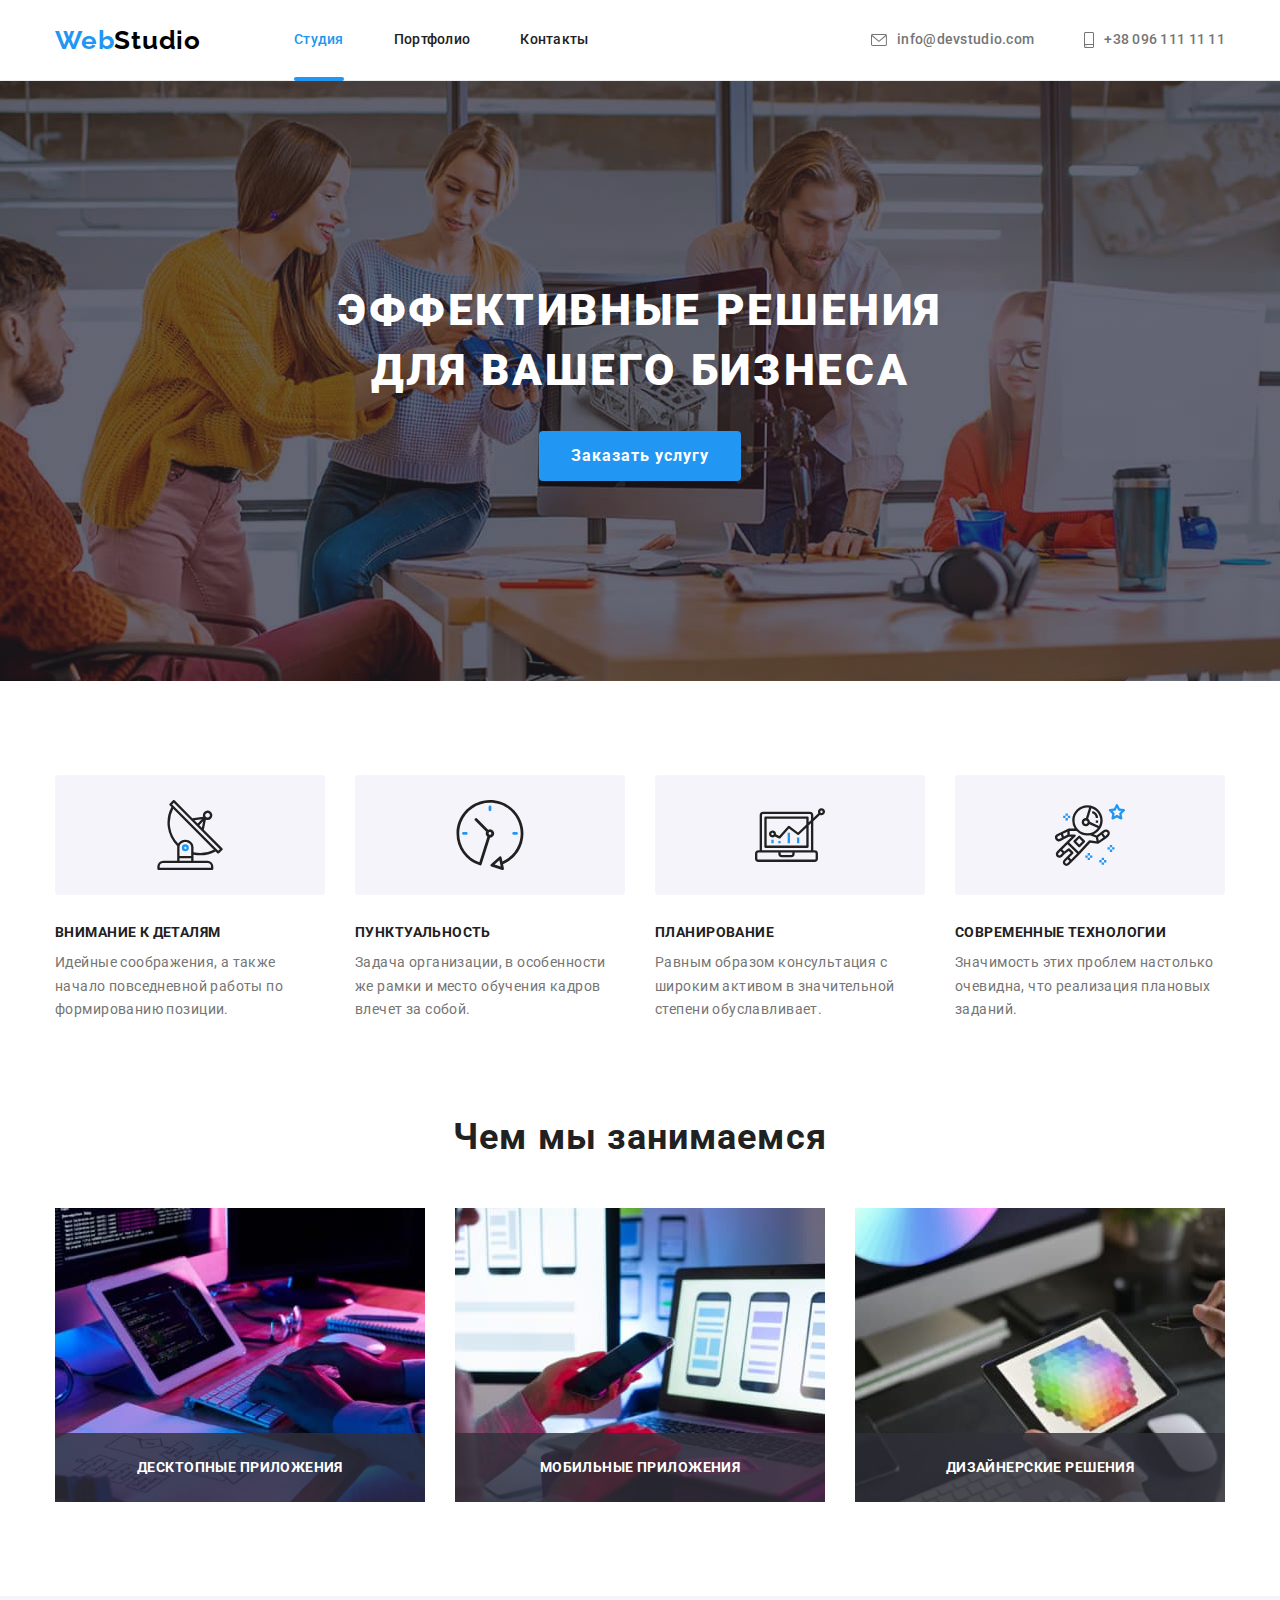
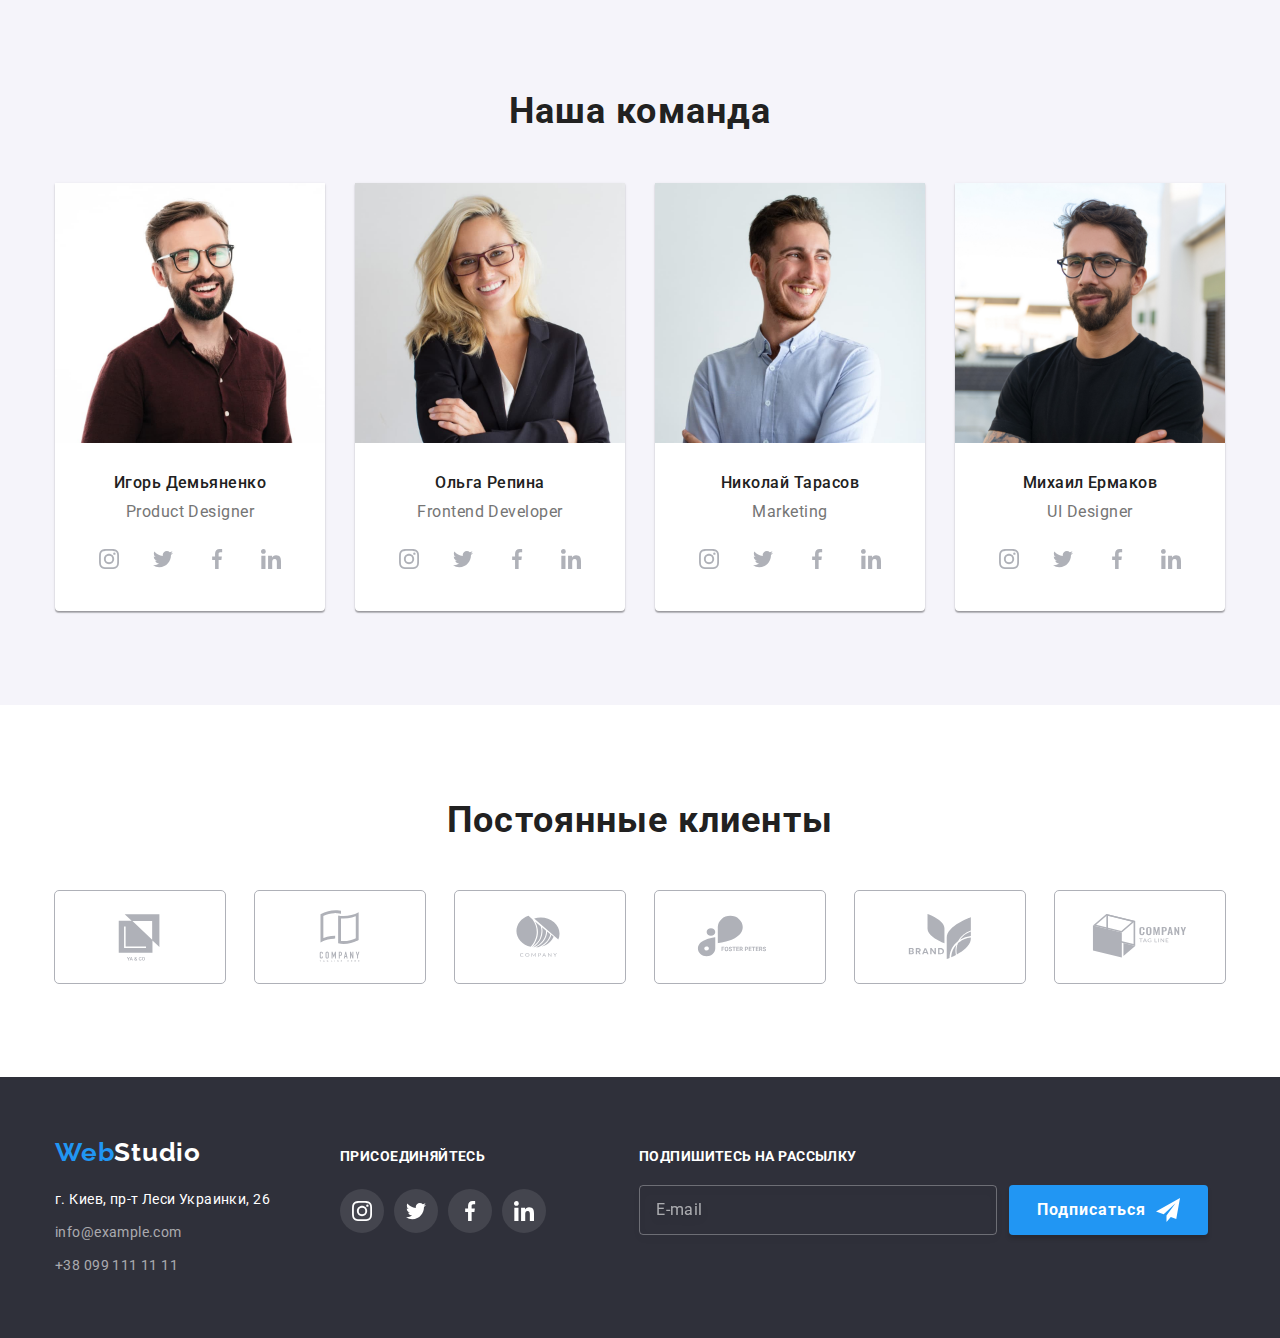
<file: index.html>
<!DOCTYPE html>
<html lang="ru">
<head>
    <meta charset="UTF-8">
    <meta http-equiv="X-UA-Compatible" content="IE=edge">
    <meta name="viewport" content="width=device-width, initial-scale=1.0">
    <title>Студия</title>
    <link rel="preconnect" href="https://fonts.googleapis.com">
    <link rel="preconnect" href="https://fonts.gstatic.com" crossorigin>
    <link href="https://fonts.googleapis.com/css2?family=Raleway:wght@700&family=Roboto:wght@400;500;700;900&display=swap"
        rel="stylesheet">
    <link rel="stylesheet" href="https://cdnjs.cloudflare.com/ajax/libs/modern-normalize/1.1.0/modern-normalize.css"
        integrity="sha512-Y0MM+V6ymRKN2zStTqzQ227DWhhp4Mzdo6gnlRnuaNCbc+YN/ZH0sBCLTM4M0oSy9c9VKiCvd4Jk44aCLrNS5Q=="
        crossorigin="anonymous" referrerpolicy="no-referrer" />
    <link rel="stylesheet" href="./css/styles.css" />
</head>
<body>
    <!--Шапка документа-->
    <header class="header">
        <div class="container container-header">
            <nav class="header-nav">
                <a lang=en class="link header-logo" href="/"> <span class="web-logo">Web</span>Studio</a>
                <ul class="list site-nav-list">
                    <li class="item header-item"><a class="link header-link header-link-active" href="./index.html">Студия</a></li>
                    <li class="item header-item"><a class="link header-link" href="./portfolio.html">Портфолио</a></li>
                    <li class="item header-item"><a class="link header-link" href="#contacts">Контакты</a></li>
                </ul>
            </nav>
            <a class="link link-contacts-header" href="mailto:info@devstudio.com">
                <svg class="contacts-header-icon" width="16" height="12">
                    <use href="./images/icons.svg#icon-envelope">
                    </use>
                </svg>
                info@devstudio.com</a>
            <a class="link link-contacts-header" href="tel:+380961111111 ">
                <svg class="contacts-header-icon" width="10" height="16">
                    <use href="./images/icons.svg#icon-smartphone">
                    </use>
                </svg>
                +38 096 111 11 11</a>
        </div>
    </header>
    <main class="main">
        <!--Герой-->
        <section class="section hero">
            <div class="container">
                <h1 class="hero-h1">Эффективные решения для вашего бизнеса</h1>
                <button type="button" class="btn hero-btn" data-modal-open>Заказать услугу</button>
            </div>
        </section>
        <!--Преимущества-->
        <section class="section advantages">
            <div class="container">
                <h2 class="visually-hidden">Наши преимущества</h2>
                <ul class="list advantages-list">
                    <li class="item advantages-item">
                        <div class="icon-container">
                            <svg class="advantages-icon" width="70" height="70">
                                <use href="./images/icons.svg#icon-antenna">
                                </use>
                            </svg>
                        </div>
                        <h3 class="advantages-title">Внимание к деталям</h3>
                        <p class="advantages-paragraph">Идейные соображения, а также начало повседневной работы по формированию позиции.</p>
                    </li>
                    <li class="item advantages-item">
                        <div class="icon-container">
                            <svg class="advantages-icon" width="70" height="70">
                                <use href="./images/icons.svg#icon-clock">
                                </use>
                            </svg>
                        </div>
                        <h3 class="advantages-title">Пунктуальность</h3>
                        <p class="advantages-paragraph">Задача организации, в особенности же рамки и место обучения кадров влечет за собой.</p>
                    </li>
                    <li class="item advantages-item">
                        <div class="icon-container">
                            <svg class="advantages-icon" width="70" height="70">
                                <use href="./images/icons.svg#icon-diagram">
                                </use>
                            </svg>
                        </div>
                        <h3 class="advantages-title">Планирование</h3>
                        <p class="advantages-paragraph">Равным образом консультация с широким активом в значительной степени обуславливает.</p>
                    </li>
                    <li class="item advantages-item">
                        <div class="icon-container">
                            <svg class="advantages-icon" width="70" height="70">
                                <use href="./images/icons.svg#icon-astronaut">
                                </use>
                            </svg>
                        </div>
                        <h3 class="advantages-title">Современные технологии</h3>
                        <p class="advantages-paragraph">Значимость этих проблем настолько очевидна, что реализация плановых заданий.</p>
                    </li>
                </ul>
            </div>
        </section>
        <!--Чем занимаемся-->
        <section class="section what-we-do">
            <div class="container">
                <h2 class="what-we-do-title">Чем мы занимаемся</h2>
                <ul class="list what-we-do-list">
                    <li class="item what-we-do-item">
                        <img src="images/1.jpg" alt="код" width="370">
                        <p class="what-we-do-text">
                            Десктопные приложения
                        </p>
                    </li>
                    <li class="item what-we-do-item">
                        <img src="./images/2.jpg" alt="макет" width="370">
                        <p class="what-we-do-text">
                            Мобильные приложения
                        </p>
                    </li>
                    <li class="item what-we-do-item">
                        <img src="./images/3.jpg" alt="палитра" width="370">
                        <p class="what-we-do-text">
                            Дизайнерские решения
                        </p>
                    </li>
                </ul>
            </div>
        </section>
        <!--Команда-->
        <section class="section our-team">
            <div class="container">
                <h2 class="our-team-title">Наша команда</h2>
                <ul class="list our-team-list">
                    <li class="item our-team-item">
                        <img src="./images/crew-member-1.jpg" alt="Член команды №1" width="270">
                        <h3 class="our-team-member-name">Игорь Демьяненко</h3>
                        <p lang="en" class="our-team-member-profession">Product Designer<p>
                        <ul class="list team-social-list">
                            <li class="item team-social-item">
                                <a class="team-social-link" href="https://www.instagram.com/" target="_blank" rel="noopener noreferrer">
                                    <svg class="team-social-icon" width="20" height="20">
                                        <use href="images/icons.svg#icon-instagram"></use>
                                    </svg>
                                </a>
                            </li>
                            <li class="item team-social-item">
                                <a class="team-social-link" href="https://twitter.com/" target="_blank" rel="noopener noreferrer">
                                    <svg class="team-social-icon" width="20" height="20">
                                        <use href="images/icons.svg#icon-twitter"></use>
                                    </svg>
                                </a>
                            </li>
                            <li class="item team-social-item">
                                <a class="team-social-link" href="https://www.facebook.com/" target="_blank" rel="noopener noreferrer">
                                    <svg class="team-social-icon" width="20" height="20">
                                        <use href="images/icons.svg#icon-facebook"></use>
                                    </svg>
                                </a>
                            </li>
                            <li class="item team-social-item">
                                <a class="team-social-link" href="https://www.linkedin.com/" target="_blank" rel="noopener noreferrer">
                                    <svg class="team-social-icon" width="20" height="20">
                                        <use href="images/icons.svg#icon-linkedin"></use>
                                    </svg>
                                </a>
                            </li>
                        </ul>
                    </li>
                    <li class="item our-team-item">
                        <img src="./images/crew-member-2.jpg" alt="Член команды №2" width="270">
                        <h3 class="our-team-member-name">Ольга Репина</h3>
                        <p lang="en" class="our-team-member-profession">Frontend Developer</p>
                        <ul class="list team-social-list">
                            <li class="item team-social-item">
                                <a class="team-social-link" href="https://www.instagram.com/" target="_blank" rel="noopener noreferrer">
                                    <svg class="team-social-icon" width="20" height="20">
                                        <use href="images/icons.svg#icon-instagram"></use>
                                    </svg>
                                </a>
                            </li>
                            <li class="item team-social-item">
                                <a class="team-social-link" href="https://twitter.com/" target="_blank" rel="noopener noreferrer">
                                    <svg class="team-social-icon" width="20" height="20">
                                        <use href="images/icons.svg#icon-twitter"></use>
                                    </svg>
                                </a>
                            </li>
                            <li class="item team-social-item">
                                <a class="team-social-link" href="https://www.facebook.com/" target="_blank" rel="noopener noreferrer">
                                    <svg class="team-social-icon" width="20" height="20">
                                        <use href="images/icons.svg#icon-facebook"></use>
                                    </svg>
                                </a>
                            </li>
                            <li class="item team-social-item">
                                <a class="team-social-link" href="https://www.linkedin.com/" target="_blank" rel="noopener noreferrer">
                                    <svg class="team-social-icon" width="20" height="20">
                                        <use href="images/icons.svg#icon-linkedin"></use>
                                    </svg>
                                </a>
                        </li>
                        </ul>
                    </li>
                    <li class="item our-team-item">
                        <img src="./images/crew-member-3.jpg" alt="Член команды №3" width="270">
                        <h3 class="our-team-member-name">Николай Тарасов</h3>
                        <p lang="en" class="our-team-member-profession">Marketing</p>
                        <ul class="list team-social-list">
                            <li class="item team-social-item">
                                <a class="team-social-link" href="https://www.instagram.com/" target="_blank" rel="noopener noreferrer">
                                    <svg class="team-social-icon" width="20" height="20">
                                        <use href="images/icons.svg#icon-instagram"></use>
                                    </svg>
                                </a>
                            </li>
                            <li class="item team-social-item">
                                <a class="team-social-link" href="https://twitter.com/" target="_blank" rel="noopener noreferrer">
                                    <svg class="team-social-icon" width="20" height="20">
                                        <use href="images/icons.svg#icon-twitter"></use>
                                    </svg>
                                </a>
                            </li>
                            <li class="item team-social-item">
                                <a class="team-social-link" href="https://www.facebook.com/" target="_blank" rel="noopener noreferrer">
                                    <svg class="team-social-icon" width="20" height="20">
                                        <use href="images/icons.svg#icon-facebook"></use>
                                    </svg>
                                </a>
                            </li>
                            <li class="item team-social-item">
                                <a class="team-social-link" href="https://www.linkedin.com/" target="_blank" rel="noopener noreferrer">
                                    <svg class="team-social-icon" width="20" height="20">
                                        <use href="images/icons.svg#icon-linkedin"></use>
                                    </svg>
                                </a>
                            </li>
                        </ul>
                    </li>
                    <li class="item our-team-item">
                        <img src="./images/crew-member-4.jpg" alt="Член команды №4" width="270">
                        <h3 class="our-team-member-name">Михаил Ермаков</h3>
                        <p lang="en" class="our-team-member-profession">UI Designer</p>
                        <ul class="list team-social-list">
                            <li class="item team-social-item">
                                <a class="team-social-link" href="https://www.instagram.com/" target="_blank" rel="noopener noreferrer">
                                    <svg class="team-social-icon" width="20" height="20">
                                        <use href="images/icons.svg#icon-instagram"></use>
                                    </svg>
                                </a>
                            </li>
                            <li class="item team-social-item">
                                <a class="team-social-link" href="https://twitter.com/" target="_blank" rel="noopener noreferrer">
                                    <svg class="team-social-icon" width="20" height="20">
                                        <use href="images/icons.svg#icon-twitter"></use>
                                    </svg>
                                </a>
                            </li>
                            <li class="item team-social-item">
                                <a class="team-social-link" href="https://www.facebook.com/" target="_blank" rel="noopener noreferrer">
                                    <svg class="team-social-icon" width="20" height="20">
                                        <use href="images/icons.svg#icon-facebook"></use>
                                    </svg>
                                </a>
                            </li>
                            <li class="item team-social-item">
                                <a class="team-social-link" href="https://www.linkedin.com/" target="_blank" rel="noopener noreferrer">
                                    <svg class="team-social-icon" width="20" height="20">
                                        <use href="images/icons.svg#icon-linkedin"></use>
                                    </svg>
                                </a>
                            </li>
                        </ul>
                    </li>
                </ul>
            </div>
        </section>
        <!--Клиенты-->
        <section class="section clients">
            <div class="container">
                <h2 class="clients-title">Постоянные клиенты</h2>
                <ul class="list clients-list">
                    <li class="item clients-item">
                        <a class ="link clients-link" href="/" target="_blank" rel="noopener noreferrer">
                             <svg class="clients-icon" width="106" height="60">
                                <use href="./images/icons.svg#icon-ya-and-co"></use>
                            </svg>
                        </a>
                    </li>
                    <li class="item clients-item">
                        <a class="link clients-link" href="/" target="_blank" rel="noopener noreferrer">
                            <svg class="clients-icon" width="106" height="60">
                                <use href="./images/icons.svg#icon-tag-line-here"></use>
                            </svg>
                        </a>
                    </li><li class="item clients-item">
                        <a class="link clients-link" href="/" target="_blank" rel="noopener noreferrer">
                            <svg class="clients-icon" width="106" height="60">
                                <use href="./images/icons.svg#icon-company"></use>
                            </svg>
                        </a>
                    </li><li class="item clients-item">
                        <a class="link clients-link" href="/" target="_blank" rel="noopener noreferrer">
                            <svg class="clients-icon" width="106" height="60">
                                <use href="./images/icons.svg#icon-foster-peters"></use>
                            </svg>
                        </a>
                    </li><li class="item clients-item">
                        <a class="link clients-link" href="/" target="_blank" rel="noopener noreferrer">
                            <svg class="clients-icon" width="106" height="60">
                                <use href="./images/icons.svg#icon-brand"></use>
                            </svg>
                        </a>
                    </li><li class="item clients-item">
                        <a class="link clients-link" href="/" target="_blank" rel="noopener noreferrer">
                            <svg class="clients-icon" width="106" height="60">
                                <use href="./images/icons.svg#icon-tag-line-company"></use>
                            </svg>
                        </a>
                    </li>
                </ul>
            </div>
        </section>
    </main>
    <!--Футер-->
    <footer id="contacts" class="footer">
        <div class="container footer-container">
            <div>
                <a class="link footer-logo" href="/" lang=en><span class="web-logo">Web</span>Studio</a>
                <address class="footer-address">
                    <a class="link link-address-footer" href="https://goo.gl/maps/L61B1R2VTf1F4Kwa7" target="_blank" rel="noopener noreferrer">г. Киев, пр-т Леси Украинки, 26</a>
                    <a class="link link-contacts-footer" href="mailto:info@example.com">info@example.com</a>
                    <a class="link link-contacts-footer" href="tel:+380991111111">+38 099 111 11 11</a>
                </address>
            </div>
            <div class="join-us">
                <p class="join-us-title">Присоединяйтесь</p>
                <ul class="list footer-social-list">
                    <li class="item footer-social-item">
                        <a class="footer-social-link" href="https://www.instagram.com/" target="_blank" rel="noopener noreferrer">
                            <svg class="footer-social-icon" width="20" height="20">
                                <use href="images/icons.svg#icon-instagram"></use>
                            </svg>
                        </a>
                    </li>
                    <li class="item footer-social-item">
                        <a class="footer-social-link" href="https://twitter.com/" target="_blank" rel="noopener noreferrer">
                            <svg class="footer-social-icon" width="20" height="20">
                                <use href="images/icons.svg#icon-twitter"></use>
                            </svg>
                        </a>
                    </li>
                    <li class="item footer-social-item">
                        <a class="footer-social-link" href="https://www.facebook.com/" target="_blank" rel="noopener noreferrer">
                            <svg class="footer-social-icon" width="20" height="20">
                                <use href="images/icons.svg#icon-facebook"></use>
                            </svg>
                        </a>
                    </li>
                    <li class="item footer-social-item">
                        <a class="footer-social-link" href="https://www.linkedin.com/" target="_blank" rel="noopener noreferrer">
                            <svg class="footer-social-icon" width="20" height="20">
                                <use href="images/icons.svg#icon-linkedin"></use>
                            </svg>
                        </a>
                    </li>
                </ul>
            </div>
            <div class="subscribe">
                <form class="subscribe-form">
                    <p class="subscribe-text">Подпишитесь на рассылку</p>
                    <div class="subscribe-wrapper">
                    <input class="subscribe-input" type="email" name="email" placeholder="E-mail">
                        <button class="subscribe-btn" type="submit">
                            <span class="subscribe-btn-text">
                                Подписаться
                            </span>
                            <svg class="subscribe-icon" width="24" height="24">
                                <use href="images/icons.svg#icon-send"></use>
                            </svg>
                        </button>
                    </div>
                </form>
            </div>
        </div>
    </footer> 
    <!--Backdrop-->
    <div class="backdrop is-hidden" data-modal>
        <div class="modal">
            <button type="button" class="close-button" data-modal-close>
                <svg class="close-icon" width="16" height="16">
                    <use href="./images/icons.svg#icon-close">
                    </use>
                </svg>
            </button>
            <form class="form" action="#">
                <b class="form-head">Оставьте свои данные, мы вам перезвоним</b>
                <label class="form-label" for="user_name">Имя</label>
                <div class="form-field">
                    <input class="form-field-input" type="text" name="user_name" id="user_name">
                    <svg class="form-field-icon" width="18" height="18">
                        <use href="images/icons.svg#icon-person-modal">
                        </use>
                    </svg>
                </div>
                <label class="form-label" for="user_tel">Телефон</label>
                <div class="form-field">
                    <input class="form-field-input" type="tel" name="user_tel" id="user_tel">
                    <svg class="form-field-icon" width="18" height="18">
                        <use href="images/icons.svg#icon-phone-modal">
                        </use>
                    </svg>
                </div>
                <label class="form-label" for="user_email">Почта</label>
                <div class="form-field">
                    <input class="form-field-input" type="email" name="user_email" id="user_email">
                    <svg class="form-field-icon" width="18" height="18">
                        <use href="images/icons.svg#icon-email-modal">
                        </use>
                    </svg>
                </div>
                <label class="form-label" for="user_comment">Комментарий</label>
                    <textarea class="form-comment" name="user_comment" id="user_comment" placeholder="Введите текст"></textarea>
                <div class="form-check">
                    <input class="form-check-input visually-hidden" type="checkbox" id="agreement_acception" name="agreement_acception" value="agreement_accept">
                    <label class="form-check-label" for="agreement_acception"> 
                        <span>
                            <svg class="check-icon" width="11" height="8"> 
                                <use href="images/icons.svg#icon-check"></use>
                            </svg>
                        </span>
                        Соглашаюсь с рассылкой и принимаю &#160;
                        <a href="#" class="link agreemennt-link">
                            Условия договора
                        </a>
                    </label>
                </div>
                <button class="form-btn" type="submit">Отправить</button>
            </form>
        </div>
    </div>
    <script src="./js/modal.js"></script>
</body>
</html>
</file>
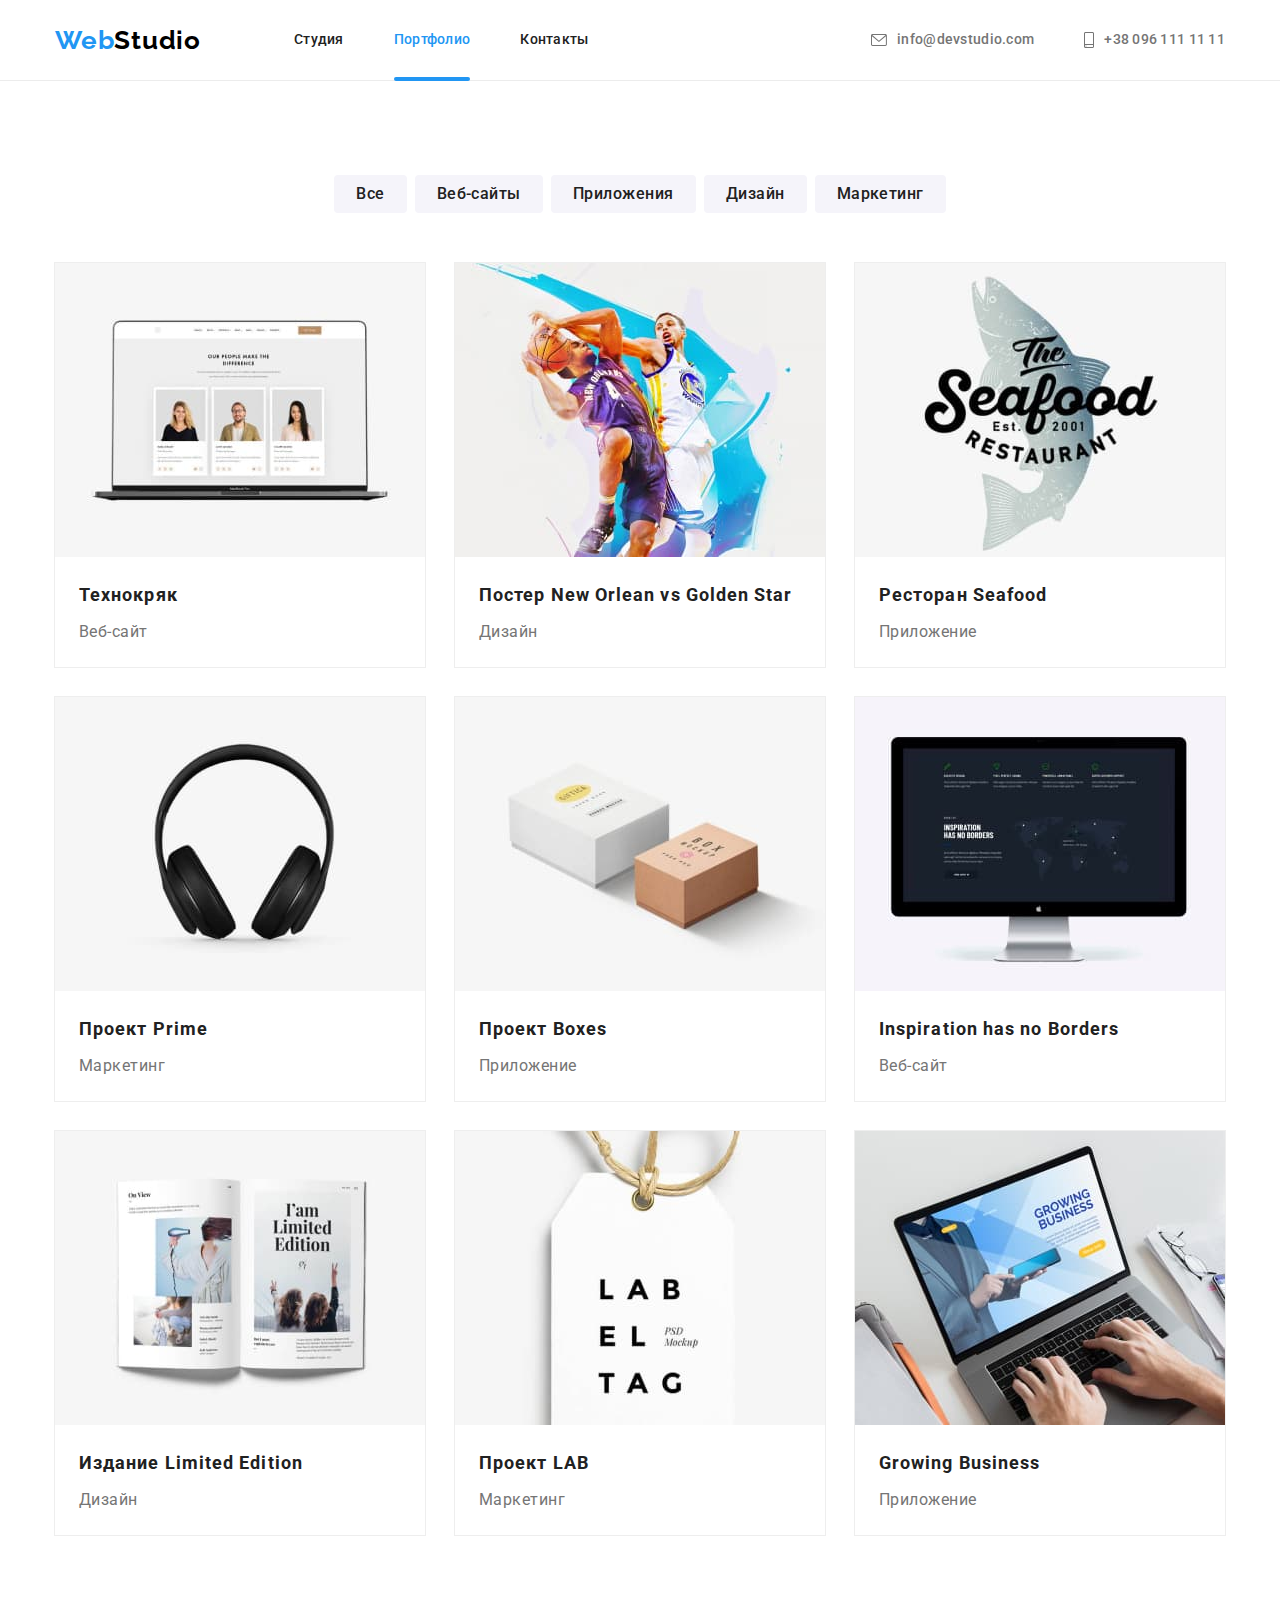
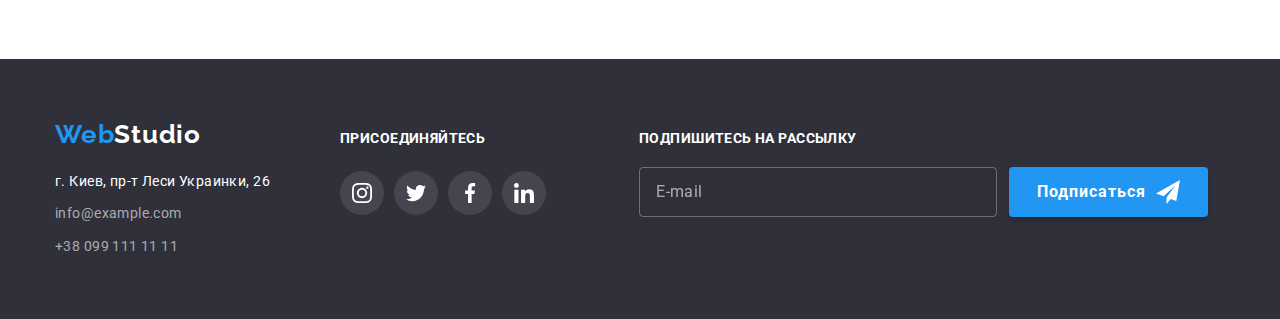
<file: portfolio.html>
<!DOCTYPE html>
<html lang="ru">
<head>
    <meta charset="UTF-8">
    <meta http-equiv="X-UA-Compatible" content="IE=edge">
    <meta name="viewport" content="width=device-width, initial-scale=1.0">
    <title>Портфолио</title>
    <link rel="preconnect" href="https://fonts.googleapis.com">
    <link rel="preconnect" href="https://fonts.gstatic.com" crossorigin>
    <link href="https://fonts.googleapis.com/css2?family=Raleway:wght@700&family=Roboto:wght@400;500;700;900&display=swap"
        rel="stylesheet">
    <link rel="stylesheet" href="https://cdnjs.cloudflare.com/ajax/libs/modern-normalize/1.1.0/modern-normalize.css"
        integrity="sha512-Y0MM+V6ymRKN2zStTqzQ227DWhhp4Mzdo6gnlRnuaNCbc+YN/ZH0sBCLTM4M0oSy9c9VKiCvd4Jk44aCLrNS5Q=="
        crossorigin="anonymous" referrerpolicy="no-referrer" />
    <link rel="stylesheet" href="./css/styles.css" />
</head>
<body>
    <!--Шапка документа-->
    <header class="header">
        <div class="container container-header">
            <nav class="header-nav">
                <a lang=en class="link header-logo" href="/"> <span class="web-logo">Web</span>Studio</a>
                <ul class="list site-nav-list">
                    <li class="item header-item"><a class="link header-link"
                            href="./index.html">Студия</a></li>
                    <li class="item header-item"><a class="link header-link header-link-active" href="./portfolio.html">Портфолио</a></li>
                    <li class="item header-item"><a class="link header-link" href="#contacts">Контакты</a></li>
                </ul>
            </nav>
            <a class="link link-contacts-header" href="mailto:info@devstudio.com">
                <svg class="contacts-header-icon" width="16" height="12">
                    <use href="./images/icons.svg#icon-envelope">
                    </use>
                </svg>
                info@devstudio.com</a>
            <a class="link link-contacts-header" href="tel:+380961111111 ">
                <svg class="contacts-header-icon" width="10" height="16">
                    <use href="./images/icons.svg#icon-smartphone">
                    </use>
                </svg>
                +38 096 111 11 11</a>
        </div>
    </header>
    <!--Портфолио-->
    <main>
        <section class="section portfolio">
            <div class="container">
                <h1 class="visually-hidden">Портфолио</h1>
                <ul class="list portfolio-filter-list">
                    <li class="item item-portfolio-btn">
                        <button type="button" class="btn portfolio-btn-filter">
                            Все
                        </button>
                    </li>
                    <li class="item item-portfolio-btn">
                        <button type="button" class="btn portfolio-btn-filter">
                            Веб-сайты
                        </button>
                    </li>
                    <li class="item item-portfolio-btn">
                        <button type="button" class="btn portfolio-btn-filter">
                            Приложения
                        </button>
                    </li>
                    <li class="item item-portfolio-btn">
                        <button type="button" class="btn portfolio-btn-filter">
                            Дизайн
                        </button>
                    </li>
                    <li class="item item-portfolio-btn">
                        <button type="button" class="btn portfolio-btn-filter">
                            Маркетинг
                        </button>
                    </li>
                </ul>
                <ul class="list portfolio-content-list">
                    <li class="item portfolio-content-item">
                        <a class="link portfolio-content-link" href="#">
                            <div class="portfolio-content-wrapper">
                                <img src="./images/technokryak.jpg" alt="веб-сайт Технокряк" width="370" class="portfolio-img">
                                <p class="portfolio-content-text">
                                    Технокряк это современная площадка распространения коронавируса. Компании используют эту платформу для цифрового
                                    шпионажа и атак на защищённые сервера конкурентов.
                                </p>
                            </div>
                            <h3 class="portfolio-content-title">Технокряк</h3>
                            <p class="portfolio-content-type">Веб-сайт</p>
                        </a>
                    </li>
                    <li class="item portfolio-content-item">
                        <a class="link portfolio-content-link" href="#">
                            <div class="portfolio-content-wrapper">
                                <img src="./images/poster-new-orlean-vs-golden-star.jpg"
                                    alt="борьба за мяч игроков Нового Орлеана И Голден Стар" width='370' class="portfolio-img">
                                <p class="portfolio-content-text">
                                    Lorem ipsum dolor sit amet consectetur adipisicing elit. Magni ex, enim asperiores voluptate nam modi optio ratione eaque!
                                   </p>
                            </div>
                            <h3 class="portfolio-content-title">Постер New Orlean vs Golden Star</h3>
                            <p class="portfolio-content-type">Дизайн</p>
                        </a>
                    </li>
                    <li class="item portfolio-content-item">
                        <a class="link portfolio-content-link" href="#">
                            <div class="portfolio-content-wrapper">
                                <img src="./images/seafood-restoraunt.jpg" alt="Лого ресторана" width='370' class="portfolio-img">
                                <p class="portfolio-content-text">
                                    Lorem ipsum dolor sit amet consectetur adipisicing elit. Facilis laborum earum nam odit molestias in corrupti numquam suscipit?
                                </p>
                            </div>
                            <h3 class="portfolio-content-title">Ресторан Seafood</h3>
                            <p class="portfolio-content-type">Приложение</p>
                        </a>
                    </li>
                    <li class="item portfolio-content-item">
                        <a class="link portfolio-content-link" href="#">
                            <div class="portfolio-content-wrapper">
                                <img src="./images/project-prime.jpg" alt="Наушники" width='370' class="portfolio-img">
                                <p class="portfolio-content-text">
                                    Lorem ipsum dolor sit amet, consectetur adipisicing elit. Sapiente laudantium eius magnam itaque deleniti hic, iure vero similique?
                                </p>
                            </div>
                            <h3 class="portfolio-content-title">Проект Prime</h3>
                            <p class="portfolio-content-type">Маркетинг</p>
                        </a>
                    </li>
                    <li class="item portfolio-content-item">
                        <a class="link portfolio-content-link" href="#">
                            <div class="portfolio-content-wrapper">
                                <img src="./images/project-boxes.jpg" alt="Две коробки" width='370' class="portfolio-img">
                                <p class="portfolio-content-text">
                                    Lorem ipsum dolor sit amet, consectetur adipisicing elit. Sapiente laudantium eius magnam itaque deleniti hic, iure vero similique?
                                </p>
                            </div>
                            <h3 class="portfolio-content-title">Проект Boxes</h3>
                            <p class="portfolio-content-type">Приложение</p>
                        </a>
                    </li>
                    <li class="item portfolio-content-item">
                        <a class="link portfolio-content-link" href="#">
                            <div class="portfolio-content-wrapper">
                                <img src="./images/inspiration-has-no-borders.jpg" alt="Монитор с открытой страницей сайта" width='370' class="portfolio-img">
                                <p class="portfolio-content-text">
                                    Lorem ipsum dolor sit amet, consectetur adipisicing elit. Sapiente laudantium eius magnam itaque deleniti hic, iure vero similique?
                                </p>
                            </div>
                            <h3 class="portfolio-content-title">Inspiration has no Borders</h3>
                            <p class="portfolio-content-type">Веб-сайт</p>
                        </a>
                    </li>
                    <li class="item portfolio-content-item">
                        <a class="link portfolio-content-link" href="#">
                            <div class="portfolio-content-wrapper">
                                <img src="./images/limited-edition.jpg" alt="Дизайн журнала" width='370' class="portfolio-img">
                                <p class="portfolio-content-text">
                                    Lorem ipsum dolor sit amet, consectetur adipisicing elit. Sapiente laudantium eius magnam itaque deleniti hic, iure vero similique?
                                </p>
                            </div>
                            <h3 class="portfolio-content-title">Издание Limited Edition</h3>
                            <p class="portfolio-content-type">Дизайн</p>
                        </a>
                    </li>
                    <li class="item portfolio-content-item">
                        <a class="link portfolio-content-link" href="#">
                            <div class="portfolio-content-wrapper">
                                <img src="./images/project-lab.jpg" alt="Ярлык" width='370' class="portfolio-img">
                                <p class="portfolio-content-text">
                                    Lorem ipsum dolor sit amet, consectetur adipisicing elit. Sapiente laudantium eius magnam itaque deleniti hic, iure vero similique?
                                </p>
                            </div>
                            <h3 class="portfolio-content-title">Проект LAB</h3>
                            <p class="portfolio-content-type">Маркетинг</p>
                        </a>
                    </li>
                    <li class="item portfolio-content-item">
                        <a class="link portfolio-content-link" href="#">
                            <div class="portfolio-content-wrapper">
                                <img src="./images/growing-business.jpg" alt="Работа в приложении" width='370' class="portfolio-img">
                                <p class="portfolio-content-text">
                                    Lorem ipsum dolor sit amet, consectetur adipisicing elit. Sapiente laudantium eius magnam itaque deleniti hic, iure vero similique?
                                </p>
                            </div>
                            <h3 class="portfolio-content-title">Growing Business</h3>
                            <p class="portfolio-content-type">Приложение</p>
                        </a>
                    </li>
                </ul>
            </div>
        </section>
    </main>
    <!--Футер-->
    <footer id="contacts" class="footer">
        <div class="container footer-container">
            <div>
                <a class="link footer-logo" href="/" lang=en><span class="web-logo">Web</span>Studio</a>
                <address class="footer-address">
                    <a class="link link-address-footer" href="https://goo.gl/maps/L61B1R2VTf1F4Kwa7" target="_blank"
                        rel="noopener noreferrer">г. Киев, пр-т Леси Украинки, 26</a>
                    <a class="link link-contacts-footer" href="mailto:info@example.com">info@example.com</a>
                    <a class="link link-contacts-footer" href="tel:+380991111111">+38 099 111 11 11</a>
                </address>
            </div>
            <div class="join-us">
                <p class="join-us-title">Присоединяйтесь</p>
                <ul class="list footer-social-list">
                    <li class="item footer-social-item">
                        <a class="footer-social-link" href="https://www.instagram.com/" target="_blank"
                            rel="noopener noreferrer">
                            <svg class="footer-social-icon" width="20" height="20">
                                <use href="images/icons.svg#icon-instagram"></use>
                            </svg>
                        </a>
                    </li>
                    <li class="item footer-social-item">
                        <a class="footer-social-link" href="https://twitter.com/" target="_blank" rel="noopener noreferrer">
                            <svg class="footer-social-icon" width="20" height="20">
                                <use href="images/icons.svg#icon-twitter"></use>
                            </svg>
                        </a>
                    </li>
                    <li class="item footer-social-item">
                        <a class="footer-social-link" href="https://www.facebook.com/" target="_blank"
                            rel="noopener noreferrer">
                            <svg class="footer-social-icon" width="20" height="20">
                                <use href="images/icons.svg#icon-facebook"></use>
                            </svg>
                        </a>
                    </li>
                    <li class="item footer-social-item">
                        <a class="footer-social-link" href="https://www.linkedin.com/" target="_blank"
                            rel="noopener noreferrer">
                            <svg class="footer-social-icon" width="20" height="20">
                                <use href="images/icons.svg#icon-linkedin"></use>
                            </svg>
                        </a>
                    </li>
                </ul>
            </div>
            <div class="subscribe">
                <form class="subscribe-form">
                    <p class="subscribe-text">Подпишитесь на рассылку</p>
                    <div class="subscribe-wrapper">
                        <input class="subscribe-input" type="email" name="email" placeholder="E-mail">
                        <button class="subscribe-btn" type="submit">
                            <span class="subscribe-btn-text">
                                Подписаться
                            </span>
                            <svg class="subscribe-icon" width="24" height="24">
                                <use href="images/icons.svg#icon-send"></use>
                            </svg>
                        </button>
                    </div>
                </form>
            </div>
        </div>
    </footer>
</body>
</html>
</file>
<file: css/styles.css>
:root {
  --main-color: #212121;
  --background-color-main: #ffffff;
  --background-color-hero: #2f303a;
  --background-color-footer: #2f303a;
  --background-color-team: #f5f4fa;
  --btn-color-one: #2196f3;
  --btn-color-two: #f5f4fa;
  --active-page-color: #2196f3;
  --logo-color-one: #000000;
  --logo-color-two: #2196f3;
  --logo-color-three: #ffffff;
  --contact-header-color: #757575;
  --paragraph-color: #757575;
  --what-we-do-text-color: #ffffff;
  --portfolio-content-text: #ffffff;
  --accent-color-one: #188ce8;
  --accent-color-two: #2196f3;
  --h1-color: #ffffff;
  --contact-footer-color: rgba(255, 255, 255, 0.6);
  --address-footer-color: #ffffff;
  --button-text-color: #ffffff;
  --button-accent-bckgrnd: #188ce8;
  --icon-color-one: #afb1b8;
  --icon-color-two: #ffffff;
}

.container {
  width: 1200px;
  margin: 0 auto;
  padding-left: 15px;
  padding-right: 15px;
}
.link {
  text-decoration: none;
}
.visually-hidden {
  position: absolute;
  width: 1px;
  height: 1px;
  margin: -1px;
  padding: 0;
  overflow: hidden;
  border: 0;
  clip: rect(0 0 0 0);
}
h1,
h2,
h3,
h4,
h5,
h6,
p {
  margin: 0;
}
ul,
ol {
  list-style: none;
  margin: 0;
  padding: 0;
}
img {
  display: block;
}
.btn {
  cursor: pointer;
}
body {
  font-family: "Roboto", sans-serif;
  color: var(--main-color);
}
.section {
  padding-top: 94px;
  padding-bottom: 94px;
}

/* a:visited {
  text-decoration: none;
} */
/* --------------------------------------------STUDIO PAGE-------------------------------------- */
/* -------HEADER---------- */
.header {
  background-color: var(--background-color-main);
  border-bottom: 1px solid #ececec;
}
.container-header {
  display: flex;
  align-items: center;
}
.header-nav {
  display: flex;
  align-items: center;
}
.header-logo {
  font-family: "Raleway", sans-serif;
  font-weight: 700;
  font-size: 26px;
  line-height: 1.19;
  letter-spacing: 0.03em;
  color: var(--logo-color-one);
}
.web-logo {
  color: var(--logo-color-two);
}
.site-nav-list {
  display: flex;
  margin-left: 93px;
}
.site-nav-list .item:not(:last-child) {
  margin-right: 50px;
}
.header-link {
  padding: 32px 0;
  display: block;
  font-weight: 500;
  font-size: 14px;
  line-height: 1.14;
  letter-spacing: 0.02em;
  color: var(--main-color);
  transition: color 250ms cubic-bezier(0.4, 0, 0.2, 1);
}
.header-link:hover {
  color: var(--accent-color-one);
}
.header-link:focus {
  color: var(--accent-color-one);
}
.header-link-active {
  position: relative;
  color: var(--active-page-color);
}
.header-link-active::after {
  content: "";
  position: absolute;
  bottom: -1px;
  left: 0;
  width: 100%;
  height: 4px;
  border-radius: 2px;
  background-color: var(--active-page-color);
}
.link-contacts-header {
  display: inline-flex;
  align-items: center;
  font-weight: 500;
  font-size: 14px;
  line-height: 1.14;
  letter-spacing: 0.02em;
  color: var(--contact-header-color);
  margin-left: auto;
  transition: color 250ms cubic-bezier(0.4, 0, 0.2, 1);
}

.contacts-header-icon {
  margin-right: 10px;
  fill: var(--contact-header-color);
  transition: fill 250ms cubic-bezier(0.4, 0, 0.2, 1);
}
.link-contacts-header + .link-contacts-header {
  margin-left: 50px;
}
.link-contacts-header:hover,
.link-contacts-header:focus {
  color: var(--accent-color-two);
}

.link-contacts-header:hover .contacts-header-icon,
.link-contacts-header:focus .contacts-header-icon {
  fill: var(--accent-color-two);
}

/* ------HERO------- */
.hero {
  margin: 0 auto;
  padding-top: 200px;
  padding-bottom: 200px;
  max-width: 1600px;
  background-color: var(--background-color-hero);
  background-image: linear-gradient(
      to right,
      rgba(47, 48, 58, 0.4),
      rgba(47, 48, 58, 0.4)
    ),
    url(../images/hero.jpg);
  background-size: cover;
  background-repeat: no-repeat;
  background-position: center;
  text-align: center;
}
.hero-h1 {
  margin: 0 auto 30px;
  width: 696px;
  font-weight: 900;
  font-size: 44px;
  line-height: 1.36;
  letter-spacing: 0.06em;
  text-transform: uppercase;
  color: var(--h1-color);
}
.hero-btn {
  padding: 10px 32px;
  min-width: 200px;
  min-height: 50px;
  background: var(--btn-color-one);
  font-family: inherit;
  font-weight: 700;
  font-size: 16px;
  line-height: 1.87;
  color: var(--button-text-color);
  letter-spacing: 0.06em;
  box-shadow: 0px 4px 4px rgba(0, 0, 0, 0.15);
  border-radius: 4px;
  border-style: none;
  transition: background-color 250ms cubic-bezier(0.4, 0, 0.2, 1);
}
.hero-btn:hover {
  background-color: var(--button-accent-bckgrnd);
}
.hero-btn:focus {
  background-color: var(--button-accent-bckgrnd);
}
/* -------ADVANTAGES------- */
.advantages-list {
  display: flex;
  flex-wrap: wrap;
}
.advantages-item {
  width: 270px;
  margin-right: 30px;
}
.advantages-item:nth-child(4n) {
  margin-right: 0;
}
.icon-container {
  display: flex;
  align-items: center;
  justify-content: center;
  height: 120px;
  margin-bottom: 30px;
  background-color: var(--background-color-team);
  border-radius: 4px;
}
.advantages-title {
  margin-bottom: 10px;
  font-size: 14px;
  line-height: 1.14;
  letter-spacing: 0.03em;
  text-transform: uppercase;
}
.advantages-paragraph {
  font-size: 14px;
  line-height: 1.71;
  letter-spacing: 0.03em;
  color: var(--paragraph-color);
}
/* -------WHAT WE DO LIST------- */
.what-we-do {
  padding-top: 0;
  background-color: var(--background-color-main);
}
.what-we-do-title {
  margin-bottom: 50px;
  font-size: 36px;
  line-height: 1.17;
  text-align: center;
  letter-spacing: 0.03em;
}
.what-we-do-list {
  display: flex;
  flex-wrap: wrap;
}
.what-we-do-item {
  position: relative;
  margin-right: 30px;
}
.what-we-do-item:nth-child(3n) {
  margin-right: 0;
}
.what-we-do-text {
  position: absolute;
  bottom: 0;
  left: 0;
  width: 100%;
  padding-top: 27px;
  padding-bottom: 27px;
  background-color: rgba(47, 48, 58, 0.8);

  font-weight: 700;
  font-size: 14px;
  line-height: 1.14;
  text-align: center;
  letter-spacing: 0.03em;
  text-transform: uppercase;
  color: var(--what-we-do-text-color);
}
/* -------TEAM SQUAD------- */
.our-team {
  background-color: #f5f4fa;
}
.our-team-title {
  margin-bottom: 50px;
  font-size: 36px;
  line-height: 1.17;
  text-align: center;
  letter-spacing: 0.03em;
}
.our-team-list {
  display: flex;
  flex-wrap: wrap;
  margin: 0 auto;
}
.our-team-item {
  width: 270px;
  margin-right: 30px;

  background-color: var(--background-color-main);
  box-shadow: 0px 1px 3px rgba(0, 0, 0, 0.12), 0px 1px 1px rgba(0, 0, 0, 0.14),
    0px 2px 1px rgba(0, 0, 0, 0.2);
  border-radius: 0px 0px 4px 4px;
}
.our-team-item:nth-child(4n) {
  margin-right: 0;
}
.our-team-member-name {
  margin: 30px auto 10px;
  font-weight: 500;
  font-size: 16px;
  line-height: 1.19;
  text-align: center;
  letter-spacing: 0.03em;
}
.our-team-member-profession {
  font-size: 16px;
  line-height: 1.19;
  text-align: center;
  letter-spacing: 0.03em;
  color: var(--paragraph-color);
}
.team-social-list {
  display: flex;
  justify-content: center;
  margin-top: 16px;
  margin-left: auto;
  margin-right: auto;
  margin-bottom: 30px;
}
.team-social-item + .team-social-item {
  margin-left: 10px;
}
.team-social-link {
  width: 44px;
  height: 44px;
  display: flex;
  justify-content: center;
  align-items: center;
  border-radius: 50%;
  transition: background-color 250ms cubic-bezier(0.4, 0, 0.2, 1);
}
.team-social-icon {
  fill: var(--icon-color-one);
  transition: fill 250ms cubic-bezier(0.4, 0, 0.2, 1);
}
.team-social-link:focus,
.team-social-link:hover {
  background-color: var(--accent-color-two);
}
.team-social-link:focus .team-social-icon,
.team-social-link:hover .team-social-icon {
  fill: #ffffff;
}
/* ------CLIENTS----- */
.clients-title {
  font-size: 36px;
  line-height: 1.17;
  text-align: center;
  letter-spacing: 0.03em;
  margin-bottom: 50px;
}

.clients-list {
  display: flex;
  flex-wrap: wrap;
  margin-top: 50px;
}
.clients-item {
  display: flex;
  justify-content: center;
  align-items: center;
  width: calc(100% / 6 - (30px - 30px / 6));
  min-height: 92px;
  margin-right: 30px;
  margin-bottom: 30px;
}
.clients-item:nth-child(6n) {
  margin-right: 0;
}
.clients-item:nth-last-child(-n + 6) {
  margin-bottom: 0;
}
.clients-link {
  width: 100%;
  min-height: 100%;
  display: flex;
  justify-content: center;
  align-items: center;
  outline: 1px solid var(--icon-color-one);
  border-radius: 4px;
  transition: outline 250ms cubic-bezier(0.4, 0, 0.2, 1);
}
.clients-icon {
  fill: var(--icon-color-one);
  transition: fill 250ms cubic-bezier(0.4, 0, 0.2, 1);
}
.clients-link:focus,
.clients-link:hover {
  outline: 1px solid var(--accent-color-two);
}
.clients-link:focus .clients-icon,
.clients-link:hover .clients-icon {
  fill: var(--accent-color-two);
}
/* ----------FOOTER------------ */
.footer {
  background-color: var(--background-color-footer);
  padding: 60px 0;
}
.footer-container {
  display: flex;
  align-items: baseline;
}
.footer-logo {
  display: block;
  margin-bottom: 20px;
  font-family: "Raleway", sans-serif;
  font-weight: 700;
  font-size: 26px;
  line-height: 1.19;
  letter-spacing: 0.03em;
  color: var(--logo-color-three);
}
.footer-address .link:not(:last-child) {
  margin-bottom: 9px;
}
.link-address-footer {
  display: block;
  font-family: "Roboto", sans-serif;
  font-style: normal;
  font-size: 14px;
  line-height: 1.71;
  letter-spacing: 0.03em;
  color: var(--address-footer-color);
  transition: color 250ms cubic-bezier(0.4, 0, 0.2, 1);
}
.link-contacts-footer {
  display: block;
  font-family: "Roboto", sans-serif;
  font-style: normal;
  font-size: 14px;
  line-height: 1.71;
  letter-spacing: 0.03em;
  color: var(--contact-footer-color);
  transition: color 250ms cubic-bezier(0.4, 0, 0.2, 1);
}
.link-contacts-footer:hover,
.link-address-footer:hover {
  color: var(--accent-color-two);
}
.link-contacts-footer:focus,
.link-address-footer:focus {
  color: var(--accent-color-two);
}
.join-us {
  margin-left: 70px;
}
.join-us-title {
  margin-bottom: 20px;
  font-weight: bold;
  font-size: 14px;
  line-height: 1.71;
  letter-spacing: 0.03em;
  text-transform: uppercase;
  color: var(--h1-color);
}
.footer-social-list {
  display: flex;
  justify-content: center;
  margin-left: auto;
  margin-right: auto;
}
.footer-social-item + .footer-social-item {
  margin-left: 10px;
}
.footer-social-link {
  width: 44px;
  height: 44px;
  display: flex;
  justify-content: center;
  align-items: center;
  border-radius: 50%;
  background-color: rgba(255, 255, 255, 0.1);
  transition: background-color 250ms cubic-bezier(0.4, 0, 0.2, 1);
}
.footer-social-icon {
  fill: var(--icon-color-two);
}
.footer-social-link:focus,
.footer-social-link:hover {
  background-color: var(--accent-color-two);
}
.subscribe {
  margin-left: 93px;
}
.subscribe-text {
  font-weight: bold;
  font-size: 14px;
  line-height: 1.14;
  letter-spacing: 0.03em;
  text-transform: uppercase;
  color: var(--h1-color);
  margin-bottom: 20px;
}
.subscribe-wrapper {
  display: flex;
}
.subscribe-input {
  border: 1px solid rgba(255, 255, 255, 0.3);
  filter: drop-shadow(0px 4px 4px rgba(0, 0, 0, 0.15));
  border-radius: 4px;
  background-color: transparent;
  width: 358px;
  height: 50px;
  padding: 15px 16px;
  outline: none;

  font-size: 16px;
  line-height: 1.25;
  display: flex;
  align-items: center;
  letter-spacing: 0.03em;
  color: var(--button-text-color);
}
.subscribe-input:focus {
  border-color: var(--accent-color-two);
}
.subscribe-input::placeholder {
  font-size: 16px;
  line-height: 1.25;
  display: flex;
  align-items: center;
  letter-spacing: 0.03em;
  color: rgba(255, 255, 255, 0.6);
}

.subscribe-btn {
  display: flex;
  flex-wrap: wrap-reverse;
  align-items: center;
  text-align: center;
  margin-left: 12px;
  height: 50px;
  padding: 10px 28px;
  background-color: var(--btn-color-one);
  box-shadow: 0px 4px 4px rgba(0, 0, 0, 0.15);
  border-radius: 4px;
  border-style: none;
  transition: background-color 250ms cubic-bezier(0.4, 0, 0.2, 1);
  cursor: pointer;
}
.subscribe-btn:hover,
.subscribe-btn:focus {
  background-color: var(--button-accent-bckgrnd);
}
.subscribe-btn-text {
  font-weight: bold;
  font-size: 16px;
  line-height: 1.87;
  letter-spacing: 0.06em;
  color: var(--button-text-color);
  margin-right: 10px;
}
.subscribe-icon {
  fill: var(--icon-color-two);
}
/* ------------BACKDROP---------- */
.backdrop {
  position: fixed;
  top: 0;
  width: 100vw;
  height: 100vh;
  background-color: rgba(0, 0, 0, 0.2);
  transition: opacity 1000ms cubic-bezier(0.25, 0.57, 0.63, 0.92),
    visibility 1000ms cubic-bezier(0.25, 0.57, 0.63, 0.92);
}

.backdrop.is-hidden .modal {
  transform: translate(-50%, -50%) scale(0.2) rotate(0deg);
}
.modal {
  position: absolute;
  top: 50%;
  left: 50%;
  transform: translate(-50%, -50%) scale(1) rotate(360deg);
  width: 528px;
  min-height: 581px;
  padding: 40px;
  background-color: var(--background-color-main);
  box-shadow: 0px 1px 3px rgba(0, 0, 0, 0.12), 0px 1px 1px rgba(0, 0, 0, 0.14),
    0px 2px 1px rgba(0, 0, 0, 0.2);
  border-radius: 4px;
  transition: transform 1000ms cubic-bezier(0.25, 0.57, 0.63, 0.92);
}
.close-button {
  position: absolute;
  top: 8px;
  right: 8px;
  display: flex;
  align-items: center;
  justify-content: center;
  width: 30px;
  height: 30px;
  border-radius: 50%;
  background: #ffffff;
  border: 1px solid rgba(0, 0, 0, 0.1);
  cursor: pointer;
}

.close-button:hover .close-icon {
  fill: var(--accent-color-two);
}
.close-button:focus .close-icon {
  fill: var(--accent-color-two);
}
.close-icon {
  fill: #000000;
  transition: fill 250ms cubic-bezier(0.4, 0, 0.2, 1);
}
.is-hidden {
  opacity: 0;
  visibility: hidden;
  pointer-events: none;
}

.form-head {
  display: block;
  margin-bottom: 12px;
  font-size: 20px;
  line-height: 23px;
  text-align: center;
  letter-spacing: 0.03em;
}

.form-field {
  position: relative;
  margin-bottom: 10px;
}

.form-label {
  display: block;
  margin-bottom: 4px;
  font-size: 12px;
  line-height: 1.17;
  letter-spacing: 0.01em;
  color: var(--paragraph-color);
}

.form-field-input {
  width: 100%;
  height: 40px;
  border: 1px solid rgba(33, 33, 33, 0.2);
  border-radius: 4px;
  padding: 12px 12px 12px 42px;
  cursor: pointer;
  outline-style: none;
  font-size: 12px;
  line-height: 1.17;
  letter-spacing: 0.01em;
  color: var(--paragraph-color);
  transition: border-color 250ms cubic-bezier(0.4, 0, 0.2, 1);
}

.form-field-input:focus {
  border-color: var(--accent-color-two);
}

.form-field-icon {
  position: absolute;
  top: 50%;
  left: 12px;
  transform: translateY(-50%);
  fill: #212121;
  transition: fill 250ms cubic-bezier(0.4, 0, 0.2, 1);
}

.form-field-input:focus + .form-field-icon {
  fill: var(--accent-color-two);
}
.form-comment {
  width: 100%;
  height: 120px;
  padding: 12px 16px;
  resize: none;
  border: 1px solid rgba(33, 33, 33, 0.2);
  box-sizing: border-box;
  border-radius: 4px;
  cursor: pointer;
  outline-style: none;
  font-size: 12px;
  line-height: 1.17;
  letter-spacing: 0.01em;
  color: var(--paragraph-color);
  transition: border-color 250ms cubic-bezier(0.4, 0, 0.2, 1);
  margin-bottom: 20px;
}
.form-comment::placeholder {
  font-size: 14px;
  line-height: 1.14;
  letter-spacing: 0.01em;
  color: rgba(117, 117, 117, 0.5);
}
.form-comment:focus {
  border-color: var(--accent-color-two);
}
.form-check {
  margin-bottom: 30px;
  display: flex;
  align-items: center;
  justify-content: center;
}

.form-check-label {
  font-size: 14px;
  line-height: 1.71;
  letter-spacing: 0.03em;
  display: flex;
  align-items: center;
  color: var(--paragraph-color);
}

.form-check-label > span {
  width: 16px;
  height: 15px;
  border: 2px solid #2a2a2a;
  border-radius: 2px;
  display: flex;
  align-items: center;
  justify-content: center;
  margin-right: 7px;
  transition: background-color 250ms cubic-bezier(0.4, 0, 0.2, 1);
}

.check-icon {
  fill: transparent;
  transition: fill 250ms cubic-bezier(0.4, 0, 0.2, 1),
    border 250ms cubic-bezier(0.4, 0, 0.2, 1);
}

.form-check-input:checked + .form-check-label > span {
  border: none;
  background-color: var(--accent-color-two);
}
.form-check-input:checked + .form-check-label .check-icon {
  fill: var(--icon-color-two);
}

.form-check-label > a {
  position: relative;
  color: var(--accent-color-two);
}

.form-check-label > a::after {
  content: "";
  position: absolute;
  bottom: 2px;
  left: 0;
  width: 100%;
  height: 1px;
  background-color: var(--accent-color-two);
}

.form-check-input {
  margin-right: 7px;
}

.form-btn {
  display: block;
  margin: 0 auto;
  padding: 10px 55px;
  background: #2196f3;
  box-shadow: 0px 4px 4px rgba(0, 0, 0, 0.15);
  border-radius: 4px;
  font-weight: bold;
  font-size: 16px;
  line-height: 1.87;
  display: flex;
  align-items: center;
  text-align: center;
  letter-spacing: 0.06em;
  color: var(--button-text-color);
  border-style: none;
  transition: background-color 250ms cubic-bezier(0.4, 0, 0.2, 1);
}
.form-btn:hover,
.form-btn:focus {
  background-color: var(--button-accent-bckgrnd);
}
/* ------------------------------PORTFOLIO PAGE---------------------------------*/
.portfolio {
  background-color: var(--background-color-main);
}
.portfolio-filter-list {
  margin-bottom: 50px;
  display: flex;
  flex-wrap: wrap;
  justify-content: center;
}
.item-portfolio-btn:not(:last-child) {
  margin-right: 8px;
}
.portfolio-btn-filter {
  padding: 6px 22px;
  background: var(--btn-color-two);
  border-color: inherit;
  border-radius: 4px;
  font-family: inherit;
  color: inherit;
  font-weight: 500;
  font-size: 16px;
  line-height: 1.62;
  text-align: center;
  letter-spacing: 0.03em;
  border-radius: 4px;
  border-style: none;
  transition: color 250ms cubic-bezier(0.4, 0, 0.2, 1),
    background-color 250ms cubic-bezier(0.4, 0, 0.2, 1),
    box-shadow 250ms cubic-bezier(0.4, 0, 0.2, 1);
}
.portfolio-btn-filter:hover,
.portfolio-btn-filter:focus {
  background-color: var(--button-accent-bckgrnd);
  color: var(--button-text-color);
  box-shadow: 0px 3px 1px rgba(0, 0, 0, 0.1), 0px 1px 2px rgba(0, 0, 0, 0.08),
    0px 2px 2px rgba(0, 0, 0, 0.12);
}

.portfolio-content-list {
  display: flex;
  flex-wrap: wrap;
}
.portfolio-content-item {
  margin-right: 30px;
  margin-bottom: 30px;
  background: var(--background-color-main);
  outline: 1px solid #eeeeee;
}
.portfolio-content-item:nth-child(3n) {
  margin-right: 0;
}
.portfolio-content-item:nth-last-child(- n + 3) {
  margin-bottom: 0;
}
.portfolio-content-link {
  display: block;
  padding-bottom: 20px;
  transition: box-shadow 250ms cubic-bezier(0.4, 0, 0.2, 1);
}
.portfolio-content-link:hover,
.portfolio-content-link:focus {
  box-shadow: 0px 1px 1px rgba(0, 0, 0, 0.12), 0px 4px 4px rgba(0, 0, 0, 0.06),
    1px 4px 6px rgba(0, 0, 0, 0.16);
}
.portfolio-content-link:hover .portfolio-content-text {
  transform: translateY(0);
}
.portfolio-content-wrapper {
  position: relative;
  overflow: hidden;
}
.portfolio-img {
  margin-bottom: 20px;
}

.portfolio-content-text {
  position: absolute;
  top: 0;
  left: 0;
  height: 100%;
  padding: 63px 24px;
  font-size: 18px;
  line-height: 1.56;
  letter-spacing: 0.03em;
  color: var(--portfolio-content-text);
  background-color: rgba(33, 150, 243, 0.9);
  transform: translateY(100%);
  transition: transform 250ms cubic-bezier(0.4, 0, 0.2, 1);
  overflow: auto;
}
.portfolio-content-title {
  font-size: 18px;
  line-height: 2;
  letter-spacing: 0.06em;
  color: var(--main-color);
  margin-bottom: 4px;
  padding: 0 24px;
}
.portfolio-content-type {
  font-size: 16px;
  line-height: 1.87;
  letter-spacing: 0.03em;
  color: var(--paragraph-color);
  padding: 0 24px;
}
</file>
